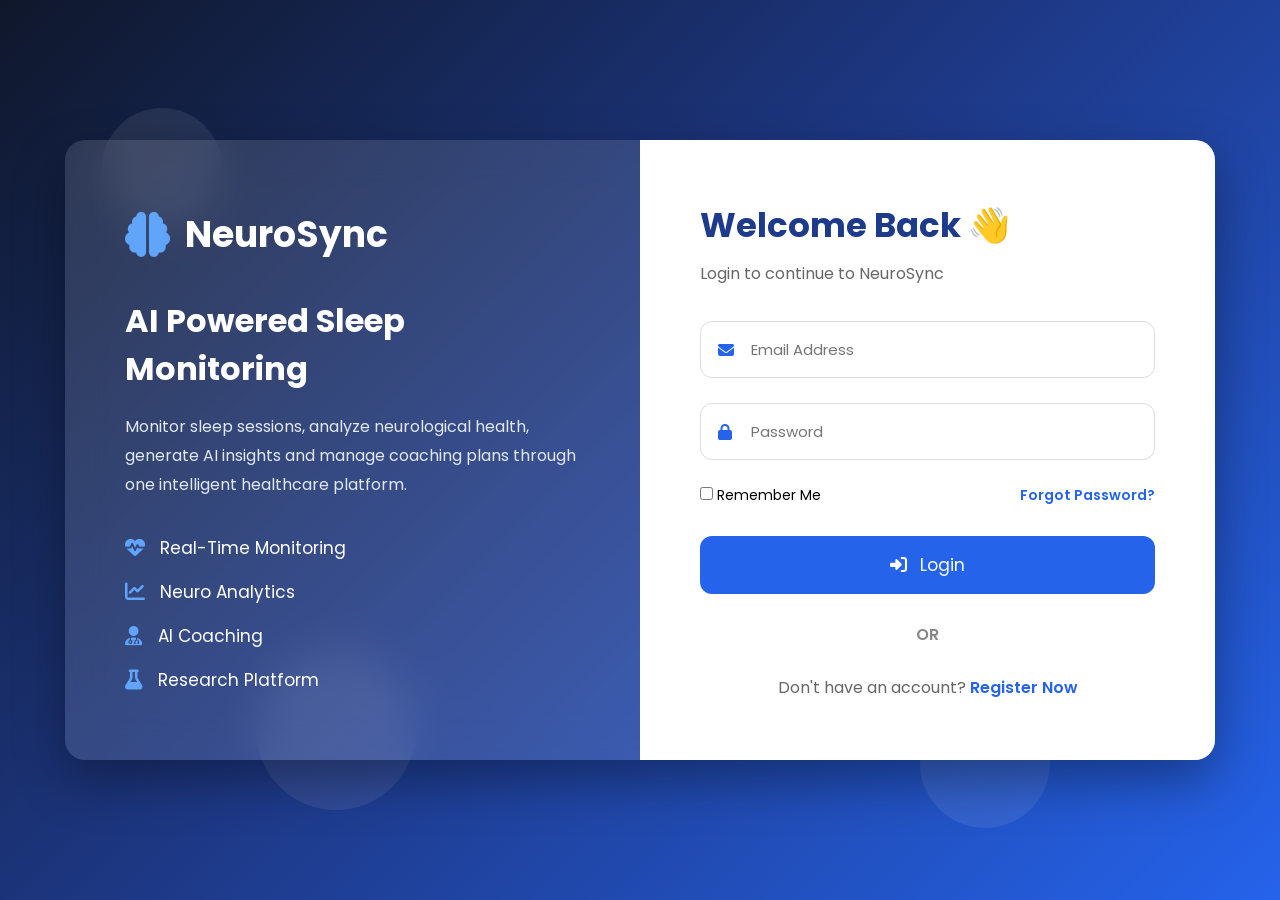
<file: index.html>
<!DOCTYPE html>
<html lang="en">

<head>

    <meta charset="UTF-8">
    <meta name="viewport" content="width=device-width, initial-scale=1.0">

    <title>NeuroSync | Login</title>

    <link rel="stylesheet" href="css/login.css">
    <link rel="stylesheet" href="css/common.css">

    <link href="https://fonts.googleapis.com/css2?family=Poppins:wght@300;400;500;600;700&display=swap" rel="stylesheet">

    <link rel="stylesheet"
          href="https://cdnjs.cloudflare.com/ajax/libs/font-awesome/6.6.0/css/all.min.css">

</head>

<body>

    <div class="background">

        <span></span>
        <span></span>
        <span></span>
        <span></span>

    </div>

    <div class="container">

        <!-- Left Side -->

        <div class="left-panel">

            <div class="logo">

                <i class="fa-solid fa-brain"></i>

                <h1>NeuroSync</h1>

            </div>

            <h2>AI Powered Sleep Monitoring</h2>

            <p>

                Monitor sleep sessions, analyze neurological health,
                generate AI insights and manage coaching plans
                through one intelligent healthcare platform.

            </p>

            <div class="features">

                <div class="feature">

                    <i class="fa-solid fa-heart-pulse"></i>

                    <span>Real-Time Monitoring</span>

                </div>

                <div class="feature">

                    <i class="fa-solid fa-chart-line"></i>

                    <span>Neuro Analytics</span>

                </div>

                <div class="feature">

                    <i class="fa-solid fa-user-doctor"></i>

                    <span>AI Coaching</span>

                </div>

                <div class="feature">

                    <i class="fa-solid fa-flask"></i>

                    <span>Research Platform</span>

                </div>

            </div>

        </div>

        <!-- Right Side -->

        <div class="right-panel">

            <form id="loginForm">

                <h2>Welcome Back 👋</h2>

                <p class="subtitle">

                    Login to continue to NeuroSync

                </p>

                <div class="input-group">

                    <i class="fa-solid fa-envelope"></i>

                    <input
                        type="email"
                        id="email"
                        placeholder="Email Address"
                        required>

                </div>

                <div class="input-group">

                    <i class="fa-solid fa-lock"></i>

                    <input
                        type="password"
                        id="password"
                        placeholder="Password"
                        required>

                </div>

                <div class="options">

                    <label>

                        <input type="checkbox">

                        Remember Me

                    </label>

                    <a href="#">Forgot Password?</a>

                </div>

                <button type="submit">

                    <i class="fa-solid fa-right-to-bracket"></i>

                    Login

                </button>

                <div class="divider">

                    OR

                </div>

                <p class="register">

                    Don't have an account?

                    <a href="register.html">

                        Register Now

                    </a>

                </p>

            </form>

        </div>

    </div>

    <!-- Common JavaScript -->
    <script src="js/common.js"></script>

    <!-- Login JavaScript -->
    <script src="js/login.js"></script>

</body>

</html>
</file>
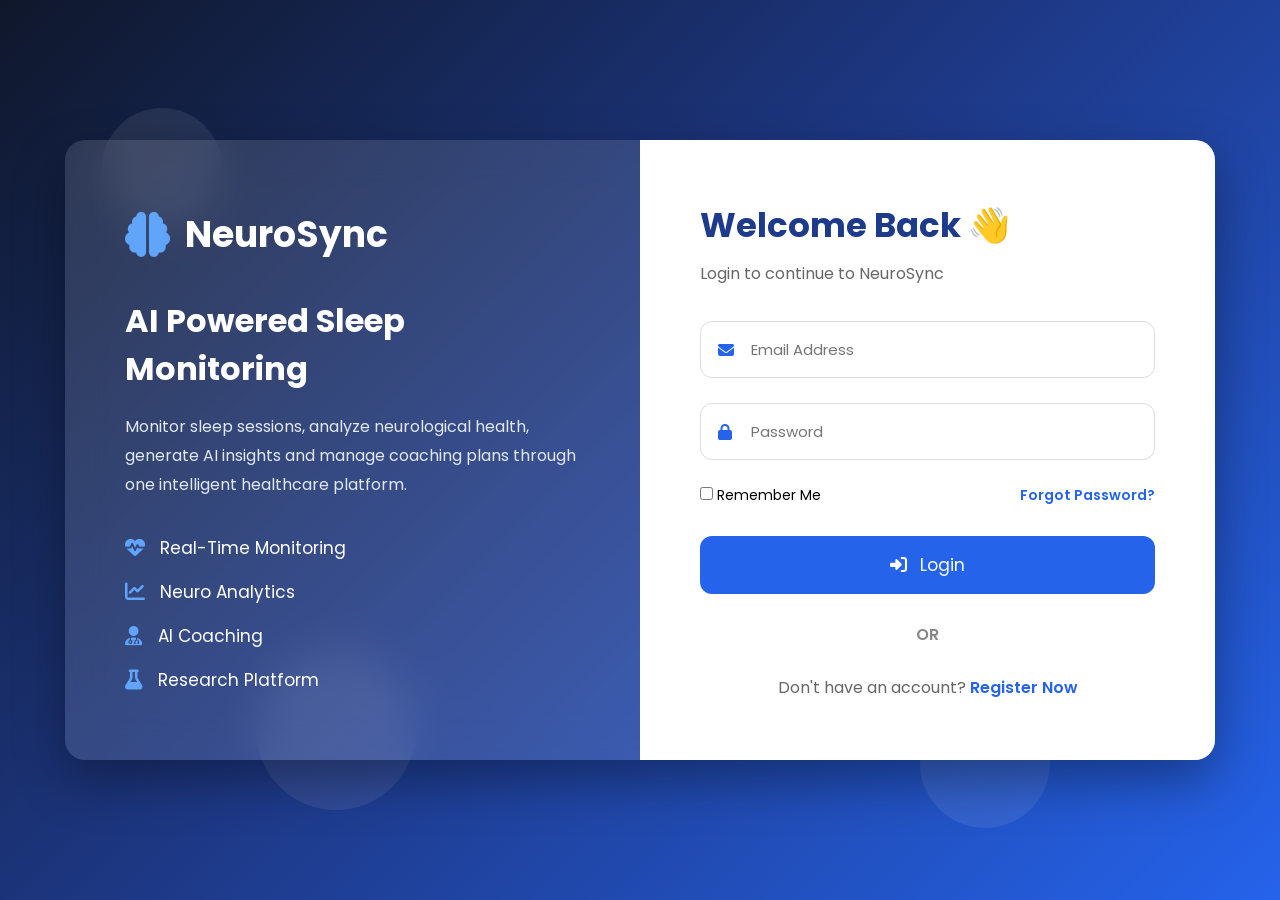
<file: admin.html>
<!DOCTYPE html>
<html lang="en">

<head>

<meta charset="UTF-8">

<meta name="viewport" content="width=device-width, initial-scale=1.0">

<title>NeuroSync | Admin Dashboard</title>

<link rel="stylesheet" href="css/admin.css">

<link href="https://fonts.googleapis.com/css2?family=Poppins:wght@300;400;500;600;700&display=swap" rel="stylesheet">

<link rel="stylesheet"
href="https://cdnjs.cloudflare.com/ajax/libs/font-awesome/6.6.0/css/all.min.css">

<link rel="stylesheet" href="css/admin.css">
<link rel="stylesheet" href="css/common.css">

</head>

<body>

<div class="sidebar">

    <div class="logo">

        <i class="fa-solid fa-brain"></i>

        <h2>NeuroSync</h2>

    </div>

    <ul>

        <li onclick="location.href='dashboard.html'">
            <i class="fa-solid fa-house"></i>
            Dashboard
        </li>

        <li onclick="location.href='sessions.html'">
            <i class="fa-solid fa-bed"></i>
            Sleep Sessions
        </li>

        <li onclick="location.href='analytics.html'">
            <i class="fa-solid fa-chart-line"></i>
            Analytics
        </li>

        <li onclick="location.href='coaching.html'">
            <i class="fa-solid fa-user-doctor"></i>
            Coaching
        </li>

        <li onclick="location.href='research.html'">
            <i class="fa-solid fa-flask"></i>
            Research
        </li>

        <li class="active">
            <i class="fa-solid fa-user-shield"></i>
            Admin
        </li>

        <li id="logout">
            <i class="fa-solid fa-right-from-bracket"></i>
            Logout
        </li>

    </ul>

</div>

<div class="main">

    <h1>System Administration</h1>

    <div class="cards">

        <div class="card">

            <i class="fa-solid fa-server"></i>

            <h2 id="serverStatus">Checking...</h2>

            <p>Backend Status</p>

        </div>

        <div class="card">

            <i class="fa-solid fa-user-shield"></i>

            <h2>Administrator</h2>

            <p>Logged-in Role</p>

        </div>

        <div class="card">

            <i class="fa-solid fa-circle-check"></i>

            <h2>NeuroSync</h2>

            <p>System Version 1.0</p>

        </div>

    </div>

    <div class="welcome-card">

        <h2 id="adminMessage">Loading...</h2>

        <p>

            Welcome to the NeuroSync Administration Panel.

            Here you can monitor system status and manage the application.

        </p>

    </div>

</div>

<script src="js/common.js"></script>
<script src="js/admin.js"></script>

</body>

</html>
</file>
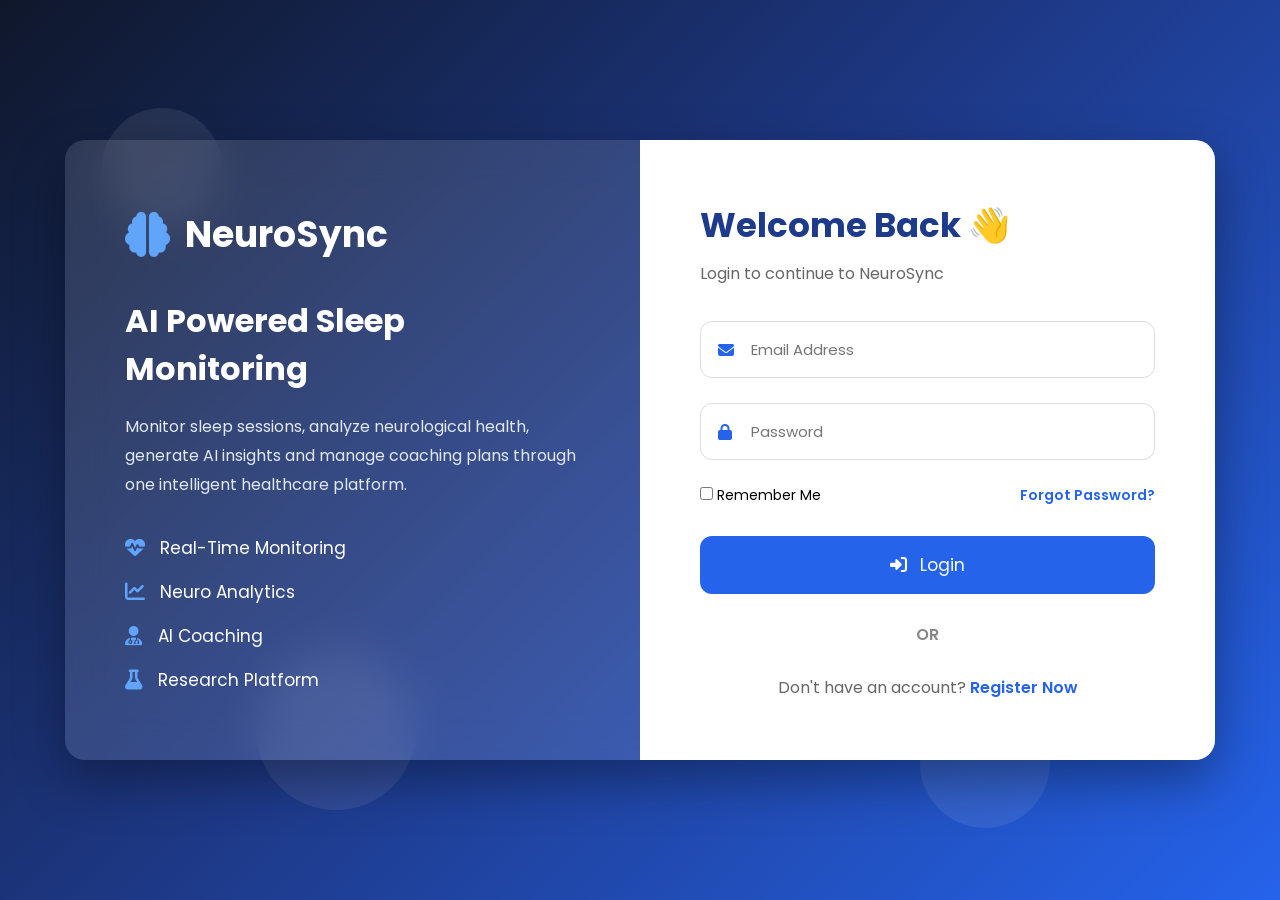
<file: analytics.html>
<!DOCTYPE html>
<html lang="en">

<head>

    <meta charset="UTF-8">

    <meta name="viewport"
          content="width=device-width, initial-scale=1.0">

    <title>NeuroSync | Analytics</title>

    <link rel="stylesheet" href="css/analytics.css">

    <link href="https://fonts.googleapis.com/css2?family=Poppins:wght@300;400;500;600;700&display=swap" rel="stylesheet">

    <link rel="stylesheet"
          href="https://cdnjs.cloudflare.com/ajax/libs/font-awesome/6.6.0/css/all.min.css">

    <link rel="stylesheet" href="css/analytics.css">
<link rel="stylesheet" href="css/common.css">

</head>

<body>

<div class="sidebar">

    <div class="logo">

        <i class="fa-solid fa-brain"></i>

        <h2>NeuroSync</h2>

    </div>

    <ul>

        <li onclick="location.href='dashboard.html'">
            <i class="fa-solid fa-house"></i>
            Dashboard
        </li>

        <li onclick="location.href='sessions.html'">
            <i class="fa-solid fa-bed"></i>
            Sleep Sessions
        </li>

        <li class="active">
            <i class="fa-solid fa-chart-line"></i>
            Analytics
        </li>

        <li onclick="location.href='coaching.html'">
            <i class="fa-solid fa-user-doctor"></i>
            Coaching
        </li>

        <li onclick="location.href='research.html'">
            <i class="fa-solid fa-flask"></i>
            Research
        </li>

        <li onclick="location.href='admin.html'">
            <i class="fa-solid fa-user-shield"></i>
            Admin
        </li>

        <li id="logout">

            <i class="fa-solid fa-right-from-bracket"></i>

            Logout

        </li>

    </ul>

</div>

<div class="main">

    <h1>Neuro Analytics</h1>

    <div class="cards">

        <div class="card">

            <i class="fa-solid fa-chart-column"></i>

            <h2 id="totalScores">0</h2>

            <p>Total Neuro Scores</p>

        </div>

        <div class="card">

            <i class="fa-solid fa-brain"></i>

            <h2 id="averageScore">0</h2>

            <p>Average Score</p>

        </div>

        <div class="card">

            <i class="fa-solid fa-triangle-exclamation"></i>

            <h2 id="anomalyCount">0</h2>

            <p>Anomalies Detected</p>

        </div>

    </div>

    <div class="table-card">

        <h2>Analytics Records</h2>

        <table>

            <thead>

            <tr>

                <th>ID</th>

                <th>Session</th>

                <th>Score</th>

                <th>Sleep Quality</th>

                <th>Anomaly</th>

                <th>Generated At</th>

            </tr>

            </thead>

            <tbody id="analyticsTable">

            </tbody>

        </table>

    </div>

</div>

<script src="js/common.js"></script>
<script src="js/analytics.js"></script>

</body>

</html>
</file>
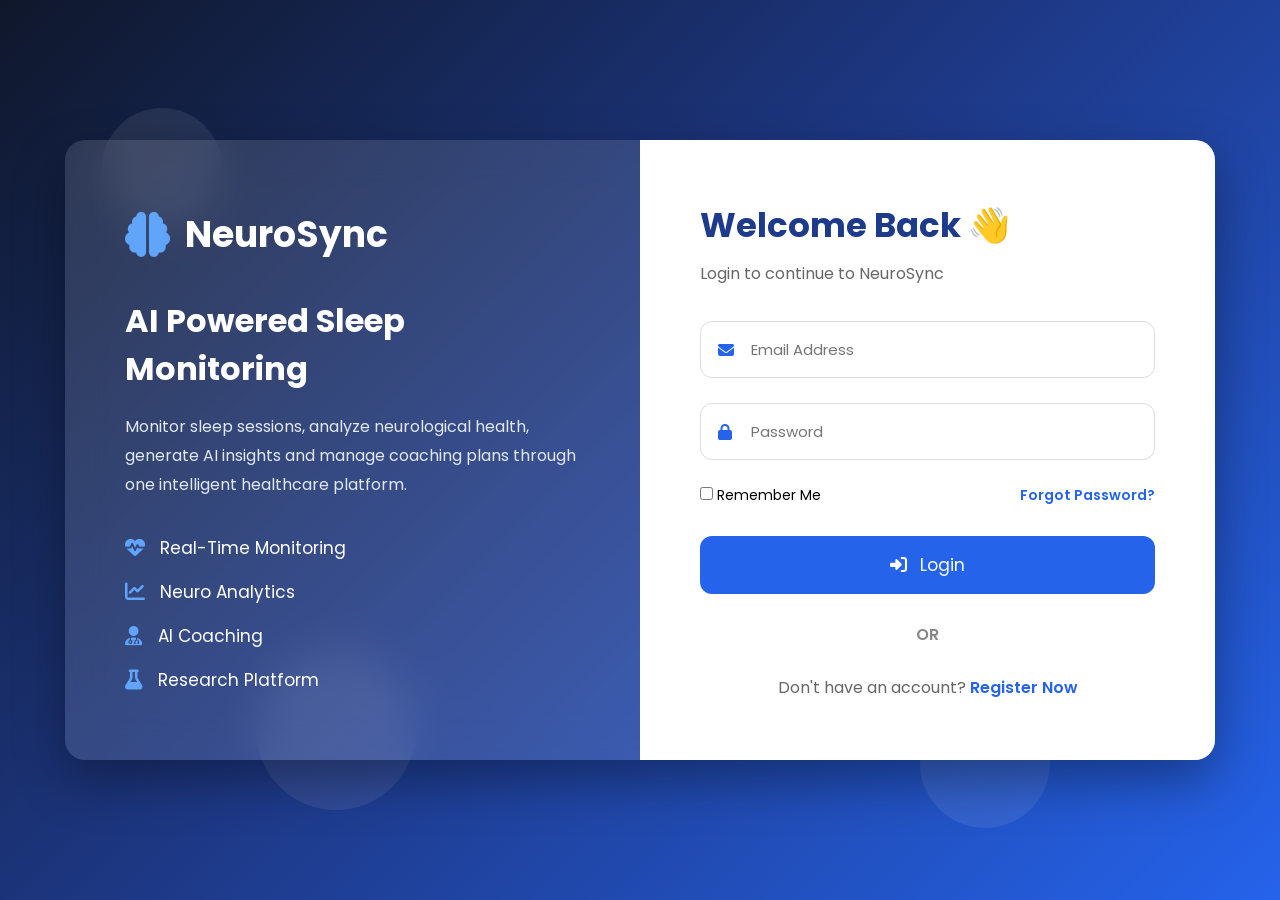
<file: coaching.html>
<!DOCTYPE html>
<html lang="en">

<head>

<meta charset="UTF-8">

<meta name="viewport" content="width=device-width, initial-scale=1.0">

<title>NeuroSync | Coaching</title>

<link rel="stylesheet" href="css/coaching.css">

<link href="https://fonts.googleapis.com/css2?family=Poppins:wght@300;400;500;600;700&display=swap" rel="stylesheet">

<link rel="stylesheet"
href="https://cdnjs.cloudflare.com/ajax/libs/font-awesome/6.6.0/css/all.min.css">


<link rel="stylesheet" href="css/coaching.css">
<link rel="stylesheet" href="css/common.css">

</head>

<body>

<div class="sidebar">

<div class="logo">

<i class="fa-solid fa-brain"></i>

<h2>NeuroSync</h2>

</div>

<ul>

<li onclick="location.href='dashboard.html'">
<i class="fa-solid fa-house"></i>
Dashboard
</li>

<li onclick="location.href='sessions.html'">
<i class="fa-solid fa-bed"></i>
Sleep Sessions
</li>

<li onclick="location.href='analytics.html'">
<i class="fa-solid fa-chart-line"></i>
Analytics
</li>

<li class="active">
<i class="fa-solid fa-user-doctor"></i>
Coaching
</li>

<li onclick="location.href='research.html'">
<i class="fa-solid fa-flask"></i>
Research
</li>

<li onclick="location.href='admin.html'">
<i class="fa-solid fa-user-shield"></i>
Admin
</li>

<li id="logout">
<i class="fa-solid fa-right-from-bracket"></i>
Logout
</li>

</ul>

</div>

<div class="main">

<h1>Neuro Coaching Plans</h1>

<div class="form-card">

<h2>Create Intervention Plan</h2>

<form id="planForm">

<input
type="number"
id="patientId"
placeholder="Patient ID"
required>

<input
type="number"
id="coachId"
placeholder="Coach ID"
required>

<select id="status">

<option value="PENDING">PENDING</option>

<option value="ACCEPTED">ACCEPTED</option>

<option value="REJECTED">REJECTED</option>

</select>

<textarea
id="description"
placeholder="Intervention Description"
rows="5"
required></textarea>

<button type="submit">

<i class="fa-solid fa-plus"></i>

Create Plan

</button>

</form>

</div>

<div class="table-card">

<h2>Intervention Plans</h2>

<table>

<thead>

<tr>

<th>ID</th>

<th>Patient</th>

<th>Coach</th>

<th>Status</th>

<th>Description</th>

<th>Created</th>

</tr>

</thead>

<tbody id="planTable">

</tbody>

</table>

</div>

</div>

<script src="js/common.js"></script>
<script src="js/coaching.js"></script>

</body>

</html>
</file>
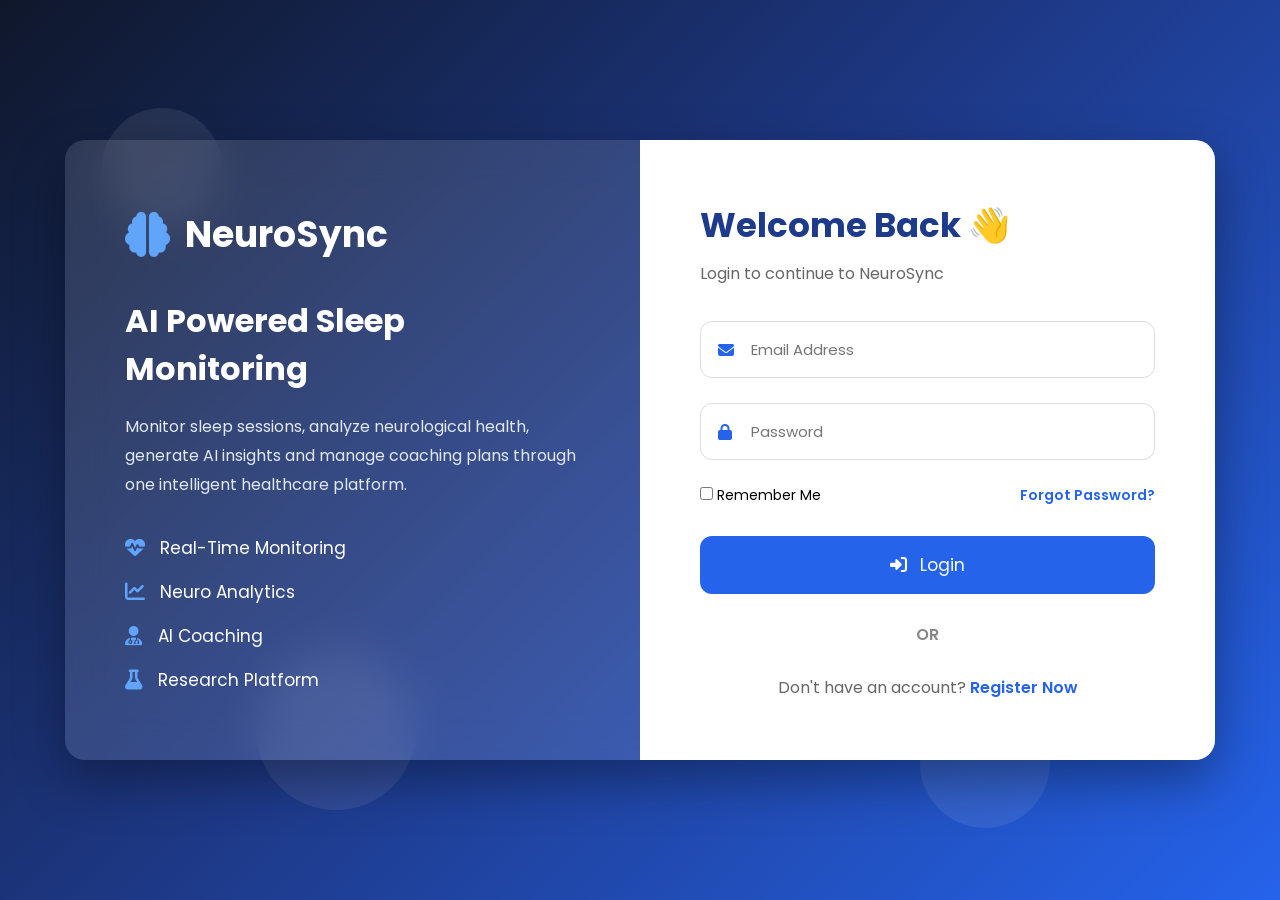
<file: dashboard.html>
<!DOCTYPE html>
<html lang="en">

<head>

    <meta charset="UTF-8">
    <meta name="viewport" content="width=device-width, initial-scale=1.0">

    <title>NeuroSync Dashboard</title>

    <link rel="stylesheet" href="css/dashboard.css">
    <link rel="stylesheet" href="css/common.css">

    <link href="https://fonts.googleapis.com/css2?family=Poppins:wght@300;400;500;600;700&display=swap" rel="stylesheet">

    <link rel="stylesheet"
          href="https://cdnjs.cloudflare.com/ajax/libs/font-awesome/6.6.0/css/all.min.css">

</head>

<body>

<div class="sidebar">

    <div class="logo">

        <i class="fa-solid fa-brain"></i>

        <h2>NeuroSync</h2>

    </div>

    <ul id="sidebarMenu">

        <li id="dashboardMenu" class="active">

            <i class="fa-solid fa-house"></i>

            Dashboard

        </li>

        <li id="sessionMenu">

            <i class="fa-solid fa-bed"></i>

            Sleep Sessions

        </li>

        <li id="analyticsMenu">

            <i class="fa-solid fa-chart-line"></i>

            Analytics

        </li>

        <li id="coachingMenu">

            <i class="fa-solid fa-user-doctor"></i>

            Coaching

        </li>

        <li id="researchMenu">

            <i class="fa-solid fa-flask"></i>

            Research

        </li>

        <li id="adminMenu">

            <i class="fa-solid fa-user-shield"></i>

            Admin

        </li>

        <li id="logout">

            <i class="fa-solid fa-right-from-bracket"></i>

            Logout

        </li>

    </ul>

</div>

<div class="main-content">

    <div class="topbar">

        <div>

            <h1>Dashboard</h1>

            <p>Welcome back to NeuroSync</p>

        </div>

        <div class="profile">

            <div class="profile-info">

                <h3 id="userEmail">Loading...</h3>

                <p id="userRole">Loading...</p>

            </div>

            <i class="fa-solid fa-circle-user"></i>

        </div>

    </div>

    <div class="cards">

        <div class="card">

            <i class="fa-solid fa-bed"></i>

            <h2 id="totalSessions">0</h2>

            <p>Total Sleep Sessions</p>

        </div>

        <div class="card">

            <i class="fa-solid fa-chart-column"></i>

            <h2 id="neuroScore">0</h2>

            <p>Average Neuro Score</p>

        </div>

        <div class="card">

            <i class="fa-solid fa-user-doctor"></i>

            <h2>4</h2>

            <p>Available Coaches</p>

        </div>

        <div class="card">

            <i class="fa-solid fa-heart-pulse"></i>

            <h2>Healthy</h2>

            <p>AI Health Status</p>

        </div>

    </div>

    <div class="recent">

        <h2>Recent Activity</h2>

        <table>

            <thead>

            <tr>

                <th>ID</th>

                <th>Patient</th>

                <th>Status</th>

                <th>Start Time</th>

            </tr>

            </thead>

            <tbody id="sessionTable">

            </tbody>

        </table>

    </div>

</div>

<script src="js/common.js"></script>
<script src="js/dashboard.js"></script>

</body>

</html>
</file>
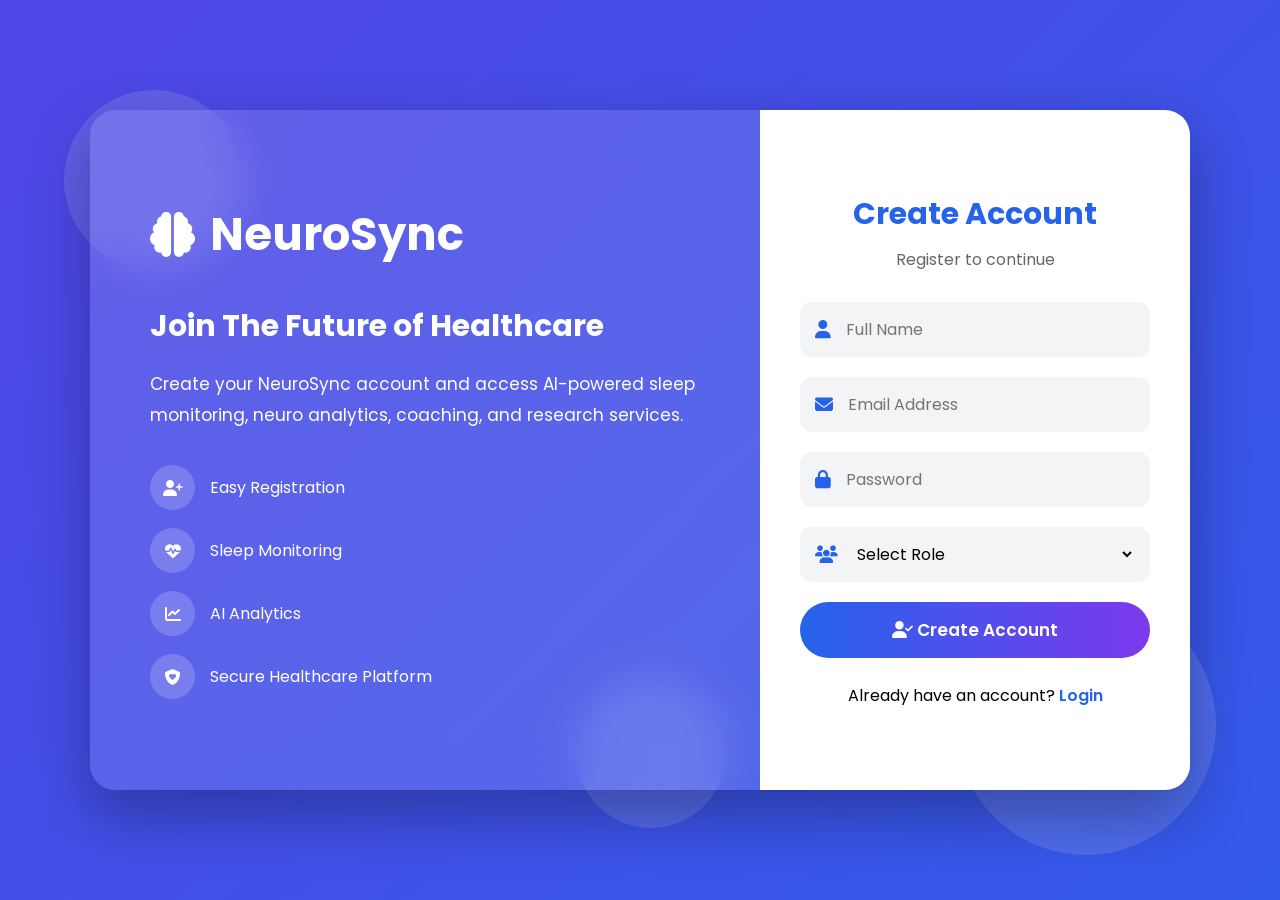
<file: register.html>
<!DOCTYPE html>
<html lang="en">

<head>

    <meta charset="UTF-8">
    <meta name="viewport" content="width=device-width, initial-scale=1.0">

    <title>NeuroSync | Register</title>

    <link rel="stylesheet" href="css/register.css">
    <link rel="stylesheet" href="css/common.css">

    <link href="https://fonts.googleapis.com/css2?family=Poppins:wght@300;400;500;600;700&display=swap" rel="stylesheet">

    <link rel="stylesheet"
          href="https://cdnjs.cloudflare.com/ajax/libs/font-awesome/6.6.0/css/all.min.css">

</head>

<body>

<div class="background">

    <span></span>
    <span></span>
    <span></span>
    <span></span>

</div>

<div class="container">

    <!-- LEFT PANEL -->

    <div class="left-panel">

        <div class="logo">

            <i class="fa-solid fa-brain"></i>

            <h1>NeuroSync</h1>

        </div>

        <h2>Join The Future of Healthcare</h2>

        <p>

            Create your NeuroSync account and access
            AI-powered sleep monitoring,
            neuro analytics,
            coaching,
            and research services.

        </p>

        <div class="features">

            <div class="feature">

                <i class="fa-solid fa-user-plus"></i>

                <span>Easy Registration</span>

            </div>

            <div class="feature">

                <i class="fa-solid fa-heart-pulse"></i>

                <span>Sleep Monitoring</span>

            </div>

            <div class="feature">

                <i class="fa-solid fa-chart-line"></i>

                <span>AI Analytics</span>

            </div>

            <div class="feature">

                <i class="fa-solid fa-shield-heart"></i>

                <span>Secure Healthcare Platform</span>

            </div>

        </div>

    </div>

    <!-- RIGHT PANEL -->

    <div class="right-panel">

        <form id="registerForm">

            <h2>Create Account</h2>

            <p class="subtitle">

                Register to continue

            </p>

            <div class="input-group">

                <i class="fa-solid fa-user"></i>

                <input
                    type="text"
                    id="fullName"
                    placeholder="Full Name"
                    required>

            </div>

            <div class="input-group">

                <i class="fa-solid fa-envelope"></i>

                <input
                    type="email"
                    id="email"
                    placeholder="Email Address"
                    required>

            </div>

            <div class="input-group">

                <i class="fa-solid fa-lock"></i>

                <input
                    type="password"
                    id="password"
                    placeholder="Password"
                    required>

            </div>

            <div class="select-group">

                <i class="fa-solid fa-users"></i>

                <select id="role" required>

                    <option value="">Select Role</option>

                    <option value="SLEEP_PATIENT">
                        Sleep Patient
                    </option>

                    <option value="NEURO_COACH">
                        Neuro Coach
                    </option>

                    <option value="RESEARCH_SCIENTIST">
                        Research Scientist
                    </option>

                    <option value="SYSTEM_ADMIN">
                        System Admin
                    </option>

                </select>

            </div>

            <button type="submit">

                <i class="fa-solid fa-user-check"></i>

                Create Account

            </button>

            <p class="login-link">

                Already have an account?

                <a href="index.html">

                    Login

                </a>

            </p>

        </form>

    </div>

</div>

<!-- Common JavaScript -->
<script src="js/common.js"></script>

<!-- Register JavaScript -->
<script src="js/register.js"></script>

</body>

</html>
</file>
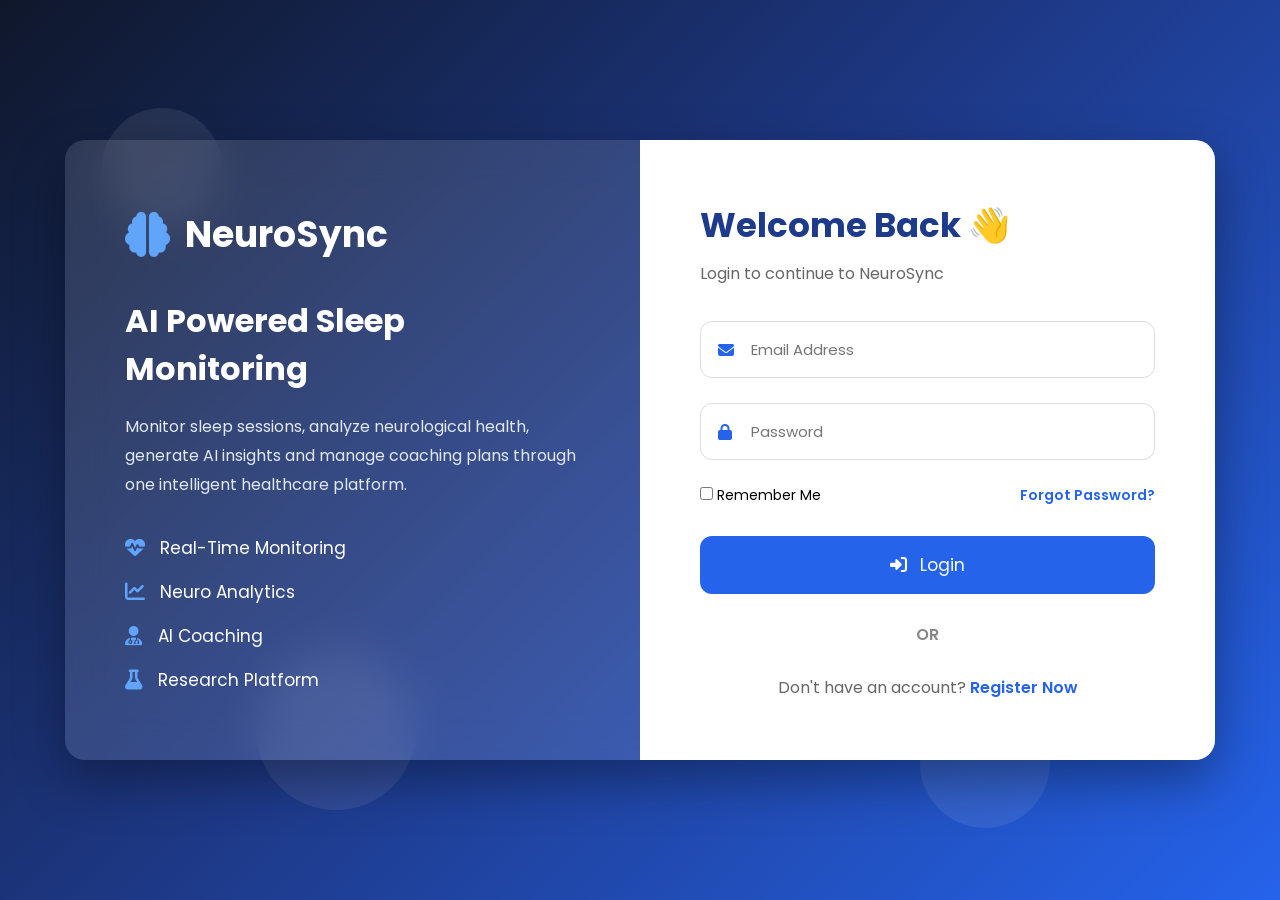
<file: research.html>
<!DOCTYPE html>
<html lang="en">

<head>

<meta charset="UTF-8">

<meta name="viewport" content="width=device-width, initial-scale=1.0">

<title>NeuroSync | Research</title>

<link rel="stylesheet" href="css/research.css">

<link href="https://fonts.googleapis.com/css2?family=Poppins:wght@300;400;500;600;700&display=swap" rel="stylesheet">

<link rel="stylesheet"
href="https://cdnjs.cloudflare.com/ajax/libs/font-awesome/6.6.0/css/all.min.css">

<link rel="stylesheet" href="css/research.css">
<link rel="stylesheet" href="css/common.css">

</head>

<body>

<div class="sidebar">

<div class="logo">

<i class="fa-solid fa-brain"></i>

<h2>NeuroSync</h2>

</div>

<ul>

<li onclick="location.href='dashboard.html'">
<i class="fa-solid fa-house"></i>
Dashboard
</li>

<li onclick="location.href='sessions.html'">
<i class="fa-solid fa-bed"></i>
Sleep Sessions
</li>

<li onclick="location.href='analytics.html'">
<i class="fa-solid fa-chart-line"></i>
Analytics
</li>

<li onclick="location.href='coaching.html'">
<i class="fa-solid fa-user-doctor"></i>
Coaching
</li>

<li class="active">
<i class="fa-solid fa-flask"></i>
Research
</li>

<li onclick="location.href='admin.html'">
<i class="fa-solid fa-user-shield"></i>
Admin
</li>

<li id="logout">
<i class="fa-solid fa-right-from-bracket"></i>
Logout
</li>

</ul>

</div>

<div class="main">

<h1>Biomedical Research Data</h1>

<div class="form-card">

<h2>Add Bio Reading</h2>

<form id="researchForm">

<input
type="number"
id="sessionId"
placeholder="Session ID"
required>

<input
type="number"
step="0.1"
id="heartRate"
placeholder="Heart Rate"
required>

<input
type="number"
step="0.1"
id="spo2"
placeholder="SpO₂"
required>

<input
type="number"
step="0.1"
id="respirationRate"
placeholder="Respiration Rate"
required>

<input
type="number"
step="0.1"
id="bodyTemperature"
placeholder="Body Temperature"
required>

<button type="submit">

<i class="fa-solid fa-plus"></i>

Save Reading

</button>

</form>

</div>

<div class="table-card">

<h2>Biomedical Readings</h2>

<table>

<thead>

<tr>

<th>ID</th>

<th>Session</th>

<th>Heart Rate</th>

<th>SpO₂</th>

<th>Respiration</th>

<th>Temperature</th>

<th>Recorded At</th>

</tr>

</thead>

<tbody id="researchTable">

</tbody>

</table>

</div>

</div>
<script src="js/common.js"></script>
<script src="js/research.js"></script>

</body>

</html>
</file>
<file: css/login.css>
/* ==========================================
   NeuroSync Login Page
========================================== */

*{
    margin:0;
    padding:0;
    box-sizing:border-box;
    font-family:'Poppins',sans-serif;
}

body{

    background:linear-gradient(135deg,#0f172a,#1e3a8a,#2563eb);
    min-height:100vh;
    display:flex;
    justify-content:center;
    align-items:center;
    overflow:hidden;
    position:relative;

}

/* ==========================================
   Animated Background
========================================== */

.background{

    position:absolute;
    width:100%;
    height:100%;
    overflow:hidden;
    z-index:-1;

}

.background span{

    position:absolute;
    display:block;
    width:120px;
    height:120px;
    border-radius:50%;
    background:rgba(255,255,255,.08);
    animation:float 18s linear infinite;

}

.background span:nth-child(1){

    left:8%;
    top:12%;

}

.background span:nth-child(2){

    right:10%;
    top:20%;
    width:180px;
    height:180px;
    animation-duration:24s;

}

.background span:nth-child(3){

    left:20%;
    bottom:10%;
    width:160px;
    height:160px;

}

.background span:nth-child(4){

    right:18%;
    bottom:8%;
    width:130px;
    height:130px;
    animation-duration:22s;

}

@keyframes float{

    0%{

        transform:translateY(0) rotate(0deg);

    }

    50%{

        transform:translateY(-30px) rotate(180deg);

    }

    100%{

        transform:translateY(0) rotate(360deg);

    }

}

/* ==========================================
   Container
========================================== */

.container{

    width:1150px;
    max-width:95%;
    display:flex;
    background:rgba(255,255,255,.12);
    backdrop-filter:blur(20px);
    border-radius:20px;
    overflow:hidden;
    box-shadow:0 20px 50px rgba(0,0,0,.35);

}

/* ==========================================
   Left Panel
========================================== */

.left-panel{

    width:50%;
    padding:60px;
    color:#fff;
    display:flex;
    flex-direction:column;
    justify-content:center;

}

.logo{

    display:flex;
    align-items:center;
    gap:15px;
    margin-bottom:35px;

}

.logo i{

    font-size:45px;
    color:#60a5fa;

}

.logo h1{

    font-size:36px;
    font-weight:700;

}

.left-panel h2{

    font-size:32px;
    margin-bottom:20px;

}

.left-panel p{

    line-height:1.8;
    color:#e2e8f0;
    margin-bottom:35px;

}

.features{

    display:flex;
    flex-direction:column;
    gap:18px;

}

.feature{

    display:flex;
    align-items:center;
    gap:15px;
    font-size:17px;

}

.feature i{

    color:#60a5fa;
    font-size:20px;

}

/* ==========================================
   Right Panel
========================================== */

.right-panel{

    width:50%;
    background:#fff;
    padding:60px;

}

.right-panel h2{

    font-size:34px;
    color:#1e3a8a;
    margin-bottom:10px;

}

.subtitle{

    color:#666;
    margin-bottom:35px;

}

/* ==========================================
   Inputs
========================================== */

.input-group{

    position:relative;
    margin-bottom:25px;

}

.input-group i{

    position:absolute;
    top:50%;
    left:18px;
    transform:translateY(-50%);
    color:#2563eb;

}

.input-group input{

    width:100%;
    padding:16px 18px 16px 50px;
    border:1px solid #ddd;
    border-radius:12px;
    outline:none;
    font-size:15px;
    transition:.3s;

}

.input-group input:focus{

    border-color:#2563eb;
    box-shadow:0 0 10px rgba(37,99,235,.2);

}

/* ==========================================
   Options
========================================== */

.options{

    display:flex;
    justify-content:space-between;
    align-items:center;
    margin-bottom:30px;
    font-size:14px;

}

.options a{

    text-decoration:none;
    color:#2563eb;
    font-weight:600;

}

/* ==========================================
   Button
========================================== */

button{

    width:100%;
    padding:16px;
    border:none;
    border-radius:12px;
    background:#2563eb;
    color:#fff;
    font-size:17px;
    cursor:pointer;
    transition:.3s;

}

button:hover{

    background:#1d4ed8;
    transform:translateY(-2px);

}

button i{

    margin-right:8px;

}

/* ==========================================
   Divider
========================================== */

.divider{

    text-align:center;
    margin:28px 0;
    color:#888;
    font-weight:600;

}

/* ==========================================
   Register Link
========================================== */

.register{

    text-align:center;
    color:#666;

}

.register a{

    text-decoration:none;
    color:#2563eb;
    font-weight:600;

}

/* ==========================================
   Responsive
========================================== */

@media(max-width:900px){

.container{

    flex-direction:column;

}

.left-panel,
.right-panel{

    width:100%;

}

.left-panel{

    padding:40px;

}

.right-panel{

    padding:40px;

}

}
</file>
<file: css/common.css>
/* ==========================================
   NeuroSync Common Styles
   ========================================== */

*{
    box-sizing:border-box;
}

/* ==========================================
   Toast Notification
   ========================================== */

.toast{

    position:fixed;

    top:25px;

    right:25px;

    min-width:320px;

    max-width:420px;

    padding:16px 20px;

    border-radius:12px;

    color:#fff;

    font-family:Poppins,sans-serif;

    font-size:15px;

    font-weight:500;

    box-shadow:0 12px 30px rgba(0,0,0,.20);

    transform:translateX(450px);

    transition:.35s;

    z-index:999999;

}

.toast.show{

    transform:translateX(0);

}

.toast.success{

    background:#10b981;

}

.toast.error{

    background:#ef4444;

}

.toast.warning{

    background:#f59e0b;

}

.toast.info{

    background:#2563eb;

}

/* ==========================================
   Loading Screen
   ========================================== */

#loadingOverlay{

    position:fixed;

    inset:0;

    display:none;

    justify-content:center;

    align-items:center;

    background:rgba(255,255,255,.95);

    z-index:999998;

}

.loader-box{

    text-align:center;

    font-family:Poppins,sans-serif;

}

.loader-logo{

    font-size:60px;

    color:#2563eb;

    margin-bottom:15px;

}

.spinner{

    width:60px;

    height:60px;

    border:6px solid #dbeafe;

    border-top:6px solid #2563eb;

    border-radius:50%;

    animation:spin .8s linear infinite;

    margin:auto;

}

.loader-box h2{

    margin:20px 0 5px;

}

.loader-box p{

    color:#666;

    font-size:15px;

}

@keyframes spin{

    from{

        transform:rotate(0deg);

    }

    to{

        transform:rotate(360deg);

    }

}
</file>
<file: css/admin.css>
/* ==========================
RESET
========================== */

*{
    margin:0;
    padding:0;
    box-sizing:border-box;
    font-family:'Poppins',sans-serif;
}

body{
    display:flex;
    min-height:100vh;
    background:#eef4ff;
}

/* ==========================
Sidebar
========================== */

.sidebar{
    width:260px;
    background:linear-gradient(180deg,#2563eb,#4f46e5);
    color:white;
    padding:30px 20px;
    display:flex;
    flex-direction:column;
    box-shadow:5px 0 20px rgba(0,0,0,.15);
}

.logo{
    display:flex;
    align-items:center;
    gap:12px;
    margin-bottom:50px;
}

.logo i{
    font-size:38px;
}

.logo h2{
    font-size:28px;
}

.sidebar ul{
    list-style:none;
}

.sidebar li{
    padding:15px;
    margin-bottom:12px;
    border-radius:12px;
    cursor:pointer;
    display:flex;
    align-items:center;
    gap:15px;
    transition:.3s;
}

.sidebar li:hover{
    background:rgba(255,255,255,.18);
    transform:translateX(5px);
}

.active{
    background:white;
    color:#2563eb;
    font-weight:600;
}

#logout{
    margin-top:30px;
    color:#ffdcdc;
}

/* ==========================
Main
========================== */

.main{
    flex:1;
    padding:35px;
}

.main h1{
    color:#1f2937;
    margin-bottom:30px;
}

/* ==========================
Cards
========================== */

.cards{
    display:grid;
    grid-template-columns:repeat(auto-fit,minmax(250px,1fr));
    gap:25px;
    margin-bottom:35px;
}

.card{
    background:white;
    border-radius:18px;
    padding:30px;
    box-shadow:0 10px 25px rgba(0,0,0,.08);
    transition:.3s;
    text-align:center;
}

.card:hover{
    transform:translateY(-8px);
}

.card i{
    font-size:42px;
    color:#2563eb;
    margin-bottom:15px;
}

.card h2{
    font-size:26px;
    color:#111827;
    margin-bottom:10px;
}

.card p{
    color:#6b7280;
}

/* ==========================
Welcome Card
========================== */

.welcome-card{
    background:white;
    padding:35px;
    border-radius:18px;
    box-shadow:0 10px 25px rgba(0,0,0,.08);
}

.welcome-card h2{
    color:#2563eb;
    margin-bottom:15px;
}

.welcome-card p{
    color:#555;
    line-height:1.8;
    font-size:16px;
}

/* ==========================
Responsive
========================== */

@media(max-width:900px){

body{
    flex-direction:column;
}

.sidebar{
    width:100%;
}

.cards{
    grid-template-columns:1fr;
}

}
</file>
<file: css/analytics.css>
/* ===========================
RESET
=========================== */

*{
    margin:0;
    padding:0;
    box-sizing:border-box;
    font-family:'Poppins',sans-serif;
}

body{
    display:flex;
    min-height:100vh;
    background:#eef4ff;
}

/* ===========================
Sidebar
=========================== */

.sidebar{
    width:260px;
    background:linear-gradient(180deg,#2563eb,#4f46e5);
    color:white;
    padding:30px 20px;
    display:flex;
    flex-direction:column;
    box-shadow:5px 0 20px rgba(0,0,0,.15);
}

.logo{
    display:flex;
    align-items:center;
    gap:12px;
    margin-bottom:50px;
}

.logo i{
    font-size:38px;
}

.logo h2{
    font-size:28px;
}

.sidebar ul{
    list-style:none;
}

.sidebar li{
    padding:15px;
    margin-bottom:12px;
    border-radius:12px;
    cursor:pointer;
    display:flex;
    align-items:center;
    gap:15px;
    transition:.3s;
}

.sidebar li:hover{
    background:rgba(255,255,255,.18);
    transform:translateX(5px);
}

.active{
    background:white;
    color:#2563eb;
    font-weight:600;
}

#logout{
    margin-top:30px;
    color:#ffdcdc;
}

/* ===========================
Main
=========================== */

.main{
    flex:1;
    padding:35px;
}

.main h1{
    color:#1f2937;
    margin-bottom:30px;
}

/* ===========================
Cards
=========================== */

.cards{
    display:grid;
    grid-template-columns:repeat(auto-fit,minmax(220px,1fr));
    gap:25px;
    margin-bottom:35px;
}

.card{
    background:white;
    border-radius:18px;
    padding:25px;
    box-shadow:0 10px 25px rgba(0,0,0,.08);
    transition:.3s;
}

.card:hover{
    transform:translateY(-8px);
}

.card i{
    font-size:35px;
    color:#2563eb;
    margin-bottom:15px;
}

.card h2{
    font-size:32px;
    color:#111827;
}

.card p{
    margin-top:8px;
    color:#6b7280;
}

/* ===========================
Table
=========================== */

.table-card{
    background:white;
    border-radius:18px;
    padding:25px;
    box-shadow:0 10px 25px rgba(0,0,0,.08);
}

.table-card h2{
    color:#2563eb;
    margin-bottom:20px;
}

table{
    width:100%;
    border-collapse:collapse;
}

th{
    background:#2563eb;
    color:white;
    padding:14px;
}

td{
    padding:14px;
    border-bottom:1px solid #e5e7eb;
}

tr:hover{
    background:#f8faff;
}

/* ===========================
Responsive
=========================== */

@media(max-width:900px){

body{
    flex-direction:column;
}

.sidebar{
    width:100%;
}

.cards{
    grid-template-columns:1fr;
}

table{
    font-size:13px;
}

}
</file>
<file: css/coaching.css>
/* ===========================
RESET
=========================== */

*{
    margin:0;
    padding:0;
    box-sizing:border-box;
    font-family:'Poppins',sans-serif;
}

body{
    display:flex;
    min-height:100vh;
    background:#eef4ff;
}

/* ===========================
Sidebar
=========================== */

.sidebar{
    width:260px;
    background:linear-gradient(180deg,#2563eb,#4f46e5);
    color:white;
    padding:30px 20px;
    display:flex;
    flex-direction:column;
    box-shadow:5px 0 20px rgba(0,0,0,.15);
}

.logo{
    display:flex;
    align-items:center;
    gap:12px;
    margin-bottom:50px;
}

.logo i{
    font-size:38px;
}

.logo h2{
    font-size:28px;
}

.sidebar ul{
    list-style:none;
}

.sidebar li{
    padding:15px;
    margin-bottom:12px;
    border-radius:12px;
    cursor:pointer;
    display:flex;
    align-items:center;
    gap:15px;
    transition:.3s;
}

.sidebar li:hover{
    background:rgba(255,255,255,.18);
    transform:translateX(5px);
}

.active{
    background:white;
    color:#2563eb;
    font-weight:600;
}

#logout{
    margin-top:25px;
    color:#ffdcdc;
}

/* ===========================
Main
=========================== */

.main{
    flex:1;
    padding:35px;
}

.main h1{
    color:#1f2937;
    margin-bottom:30px;
}

/* ===========================
Form Card
=========================== */

.form-card{
    background:white;
    padding:25px;
    border-radius:18px;
    box-shadow:0 10px 25px rgba(0,0,0,.08);
    margin-bottom:35px;
}

.form-card h2{
    color:#2563eb;
    margin-bottom:20px;
}

#planForm{
    display:grid;
    grid-template-columns:repeat(2,1fr);
    gap:20px;
}

#planForm input,
#planForm select,
#planForm textarea{

    width:100%;
    padding:14px;
    border:1px solid #d1d5db;
    border-radius:10px;
    font-size:15px;
    resize:none;

}

#planForm textarea{
    grid-column:span 2;
}

#planForm button{

    grid-column:span 2;
    padding:15px;
    border:none;
    border-radius:12px;
    background:linear-gradient(90deg,#2563eb,#7c3aed);
    color:white;
    font-size:17px;
    cursor:pointer;
    transition:.3s;

}

#planForm button:hover{

    transform:translateY(-3px);
    box-shadow:0 10px 20px rgba(37,99,235,.25);

}

/* ===========================
Table
=========================== */

.table-card{

    background:white;
    border-radius:18px;
    padding:25px;
    box-shadow:0 10px 25px rgba(0,0,0,.08);

}

.table-card h2{

    color:#2563eb;
    margin-bottom:20px;

}

table{

    width:100%;
    border-collapse:collapse;

}

th{

    background:#2563eb;
    color:white;
    padding:14px;

}

td{

    padding:14px;
    border-bottom:1px solid #e5e7eb;

}

tr:hover{

    background:#f8faff;

}

/* ===========================
Responsive
=========================== */

@media(max-width:900px){

body{

    flex-direction:column;

}

.sidebar{

    width:100%;

}

#planForm{

    grid-template-columns:1fr;

}

#planForm textarea,
#planForm button{

    grid-column:span 1;

}

table{

    font-size:13px;

}

}
</file>
<file: css/dashboard.css>
/* ===========================
RESET
=========================== */

*{
    margin:0;
    padding:0;
    box-sizing:border-box;
    font-family:'Poppins',sans-serif;
}

body{

    display:flex;

    min-height:100vh;

    background:#eef4ff;

}

/* ===========================
Sidebar
=========================== */

.sidebar{

    width:260px;

    background:linear-gradient(180deg,#2563eb,#4f46e5);

    color:white;

    padding:30px 20px;

    display:flex;

    flex-direction:column;

    box-shadow:5px 0 20px rgba(0,0,0,.15);

}

.logo{

    display:flex;

    align-items:center;

    gap:12px;

    margin-bottom:50px;

}

.logo i{

    font-size:38px;

}

.logo h2{

    font-size:28px;

}

.sidebar ul{

    list-style:none;

}

.sidebar li{

    padding:15px;

    margin-bottom:12px;

    border-radius:12px;

    cursor:pointer;

    transition:.3s;

    display:flex;

    align-items:center;

    gap:15px;

    font-size:17px;

}

.sidebar li:hover{

    background:rgba(255,255,255,.18);

    transform:translateX(5px);

}

.active{

    background:white;

    color:#2563eb;

    font-weight:600;

}

#logout{

    margin-top:30px;

    color:#ffdcdc;

}

/* ===========================
Main Content
=========================== */

.main-content{

    flex:1;

    padding:35px;

}

/* ===========================
Topbar
=========================== */

.topbar{

    display:flex;

    justify-content:space-between;

    align-items:center;

    margin-bottom:35px;

}

.topbar h1{

    font-size:34px;

    color:#1f2937;

}

.topbar p{

    color:#6b7280;

    margin-top:5px;

}

.profile{

    display:flex;

    align-items:center;

    gap:15px;

    background:white;

    padding:12px 18px;

    border-radius:15px;

    box-shadow:0 10px 25px rgba(0,0,0,.08);

}

.profile i{

    font-size:45px;

    color:#2563eb;

}

.profile-info h3{

    color:#111827;

}

.profile-info p{

    color:#6b7280;

}

/* ===========================
Cards
=========================== */

.cards{

    display:grid;

    grid-template-columns:repeat(auto-fit,minmax(220px,1fr));

    gap:25px;

    margin-bottom:40px;

}

.card{

    background:white;

    border-radius:18px;

    padding:25px;

    box-shadow:0 12px 25px rgba(0,0,0,.08);

    transition:.3s;

}

.card:hover{

    transform:translateY(-8px);

}

.card i{

    font-size:35px;

    color:#2563eb;

    margin-bottom:15px;

}

.card h2{

    font-size:30px;

    color:#111827;

}

.card p{

    margin-top:8px;

    color:#6b7280;

}

/* ===========================
Recent Activity
=========================== */

.recent{

    background:white;

    border-radius:18px;

    padding:25px;

    box-shadow:0 10px 25px rgba(0,0,0,.08);

}

.recent h2{

    margin-bottom:20px;

    color:#111827;

}

table{

    width:100%;

    border-collapse:collapse;

}

th{

    background:#2563eb;

    color:white;

    padding:14px;

    text-align:left;

}

td{

    padding:14px;

    border-bottom:1px solid #e5e7eb;

}

tr:hover{

    background:#f8faff;

}

/* ===========================
Responsive
=========================== */

@media(max-width:900px){

body{

    flex-direction:column;

}

.sidebar{

    width:100%;

}

.topbar{

    flex-direction:column;

    align-items:flex-start;

    gap:20px;

}

}
</file>
<file: css/register.css>
/* ===========================
   RESET
=========================== */

*{
    margin:0;
    padding:0;
    box-sizing:border-box;
    font-family:'Poppins',sans-serif;
}

body{

    min-height:100vh;

    display:flex;

    justify-content:center;

    align-items:center;

    overflow:hidden;

    background:linear-gradient(135deg,#4f46e5,#2563eb,#06b6d4);

    background-size:300% 300%;

    animation:bg 12s ease infinite;

}

/* ===========================
Animated Background
=========================== */

@keyframes bg{

0%{background-position:0% 50%;}

50%{background-position:100% 50%;}

100%{background-position:0% 50%;}

}

.background{

position:absolute;

width:100%;
height:100%;
overflow:hidden;
z-index:-1;

}

.background span{

position:absolute;

display:block;

border-radius:50%;

background:rgba(255,255,255,.12);

animation:float 10s infinite ease-in-out;

}

.background span:nth-child(1){

width:180px;
height:180px;

left:5%;
top:10%;

}

.background span:nth-child(2){

width:260px;
height:260px;

right:5%;
bottom:5%;

}

.background span:nth-child(3){

width:120px;
height:120px;

left:70%;
top:15%;

}

.background span:nth-child(4){

width:150px;
height:150px;

left:45%;
bottom:8%;

}

@keyframes float{

50%{

transform:translateY(-25px);

}

}

/* ===========================
Container
=========================== */

.container{

width:1100px;

height:680px;

display:flex;

border-radius:25px;

overflow:hidden;

background:rgba(255,255,255,.12);

backdrop-filter:blur(20px);

box-shadow:0 25px 60px rgba(0,0,0,.30);

}

/* ===========================
Left
=========================== */

.left-panel{

flex:1;

padding:60px;

display:flex;

flex-direction:column;

justify-content:center;

color:white;

}

.logo{

display:flex;

align-items:center;

gap:15px;

margin-bottom:35px;

}

.logo i{

font-size:45px;

}

.logo h1{

font-size:45px;

}

.left-panel h2{

font-size:30px;

margin-bottom:20px;

}

.left-panel p{

line-height:1.8;

font-size:17px;

margin-bottom:35px;

}

.features{

display:flex;

flex-direction:column;

gap:18px;

}

.feature{

display:flex;

align-items:center;

gap:15px;

}

.feature i{

width:45px;
height:45px;

display:flex;

justify-content:center;

align-items:center;

border-radius:50%;

background:rgba(255,255,255,.18);

}

/* ===========================
Right
=========================== */

.right-panel{

width:430px;

background:white;

display:flex;

justify-content:center;

align-items:center;

padding:40px;

}

form{

width:100%;

}

form h2{

text-align:center;

font-size:30px;

color:#2563eb;

margin-bottom:10px;

}

.subtitle{

text-align:center;

margin-bottom:30px;

color:#666;

}

/* ===========================
Inputs
=========================== */

.input-group,
.select-group{

display:flex;

align-items:center;

background:#f3f4f6;

padding:15px;

border-radius:12px;

margin-bottom:20px;

transition:.3s;

}

.input-group:hover,
.select-group:hover{

box-shadow:0 8px 20px rgba(37,99,235,.18);

}

.input-group i,
.select-group i{

margin-right:15px;

color:#2563eb;

font-size:18px;

}

.input-group input{

width:100%;

border:none;

outline:none;

background:none;

font-size:16px;

}

.select-group select{

width:100%;

border:none;

outline:none;

background:none;

font-size:16px;

cursor:pointer;

}

/* ===========================
Button
=========================== */

button{

width:100%;

padding:15px;

border:none;

border-radius:50px;

background:linear-gradient(90deg,#2563eb,#7c3aed);

color:white;

font-size:17px;

font-weight:600;

cursor:pointer;

transition:.3s;

}

button:hover{

transform:translateY(-3px);

box-shadow:0 15px 25px rgba(37,99,235,.35);

}

/* ===========================
Login Link
=========================== */

.login-link{

text-align:center;

margin-top:25px;

}

.login-link a{

text-decoration:none;

font-weight:600;

color:#2563eb;

}

.login-link a:hover{

text-decoration:underline;

}

/* ===========================
Responsive
=========================== */

@media(max-width:1000px){

.container{

width:95%;

height:auto;

flex-direction:column;

}

.left-panel{

padding:40px;

text-align:center;

}

.right-panel{

width:100%;

}

}

@media(max-width:600px){

.logo h1{

font-size:35px;

}

.left-panel h2{

font-size:24px;

}

.left-panel p{

font-size:15px;

}

}
</file>
<file: css/research.css>
/* ===========================
RESET
=========================== */

*{
    margin:0;
    padding:0;
    box-sizing:border-box;
    font-family:'Poppins',sans-serif;
}

body{
    display:flex;
    min-height:100vh;
    background:#eef4ff;
}

/* ===========================
Sidebar
=========================== */

.sidebar{
    width:260px;
    background:linear-gradient(180deg,#2563eb,#4f46e5);
    color:white;
    padding:30px 20px;
    display:flex;
    flex-direction:column;
    box-shadow:5px 0 20px rgba(0,0,0,.15);
}

.logo{
    display:flex;
    align-items:center;
    gap:12px;
    margin-bottom:50px;
}

.logo i{
    font-size:38px;
}

.logo h2{
    font-size:28px;
}

.sidebar ul{
    list-style:none;
}

.sidebar li{
    padding:15px;
    margin-bottom:12px;
    border-radius:12px;
    cursor:pointer;
    display:flex;
    align-items:center;
    gap:15px;
    transition:.3s;
}

.sidebar li:hover{
    background:rgba(255,255,255,.18);
    transform:translateX(5px);
}

.active{
    background:white;
    color:#2563eb;
    font-weight:600;
}

#logout{
    margin-top:25px;
    color:#ffdcdc;
}

/* ===========================
Main
=========================== */

.main{
    flex:1;
    padding:35px;
}

.main h1{
    color:#1f2937;
    margin-bottom:30px;
}

/* ===========================
Form Card
=========================== */

.form-card{
    background:white;
    border-radius:18px;
    padding:25px;
    margin-bottom:35px;
    box-shadow:0 10px 25px rgba(0,0,0,.08);
}

.form-card h2{
    color:#2563eb;
    margin-bottom:20px;
}

#researchForm{
    display:grid;
    grid-template-columns:repeat(2,1fr);
    gap:20px;
}

#researchForm input{
    width:100%;
    padding:14px;
    border:1px solid #d1d5db;
    border-radius:10px;
    font-size:15px;
}

#researchForm input:focus{
    border-color:#2563eb;
    outline:none;
}

#researchForm button{
    grid-column:span 2;
    padding:15px;
    border:none;
    border-radius:12px;
    background:linear-gradient(90deg,#2563eb,#7c3aed);
    color:white;
    font-size:17px;
    cursor:pointer;
    transition:.3s;
}

#researchForm button:hover{
    transform:translateY(-3px);
    box-shadow:0 10px 20px rgba(37,99,235,.25);
}

/* ===========================
Table
=========================== */

.table-card{
    background:white;
    border-radius:18px;
    padding:25px;
    box-shadow:0 10px 25px rgba(0,0,0,.08);
}

.table-card h2{
    color:#2563eb;
    margin-bottom:20px;
}

table{
    width:100%;
    border-collapse:collapse;
}

th{
    background:#2563eb;
    color:white;
    padding:14px;
}

td{
    padding:14px;
    border-bottom:1px solid #e5e7eb;
}

tr:hover{
    background:#f8faff;
}

/* ===========================
Responsive
=========================== */

@media(max-width:900px){

body{
    flex-direction:column;
}

.sidebar{
    width:100%;
}

#researchForm{
    grid-template-columns:1fr;
}

#researchForm button{
    grid-column:span 1;
}

table{
    font-size:13px;
}

}
</file>
